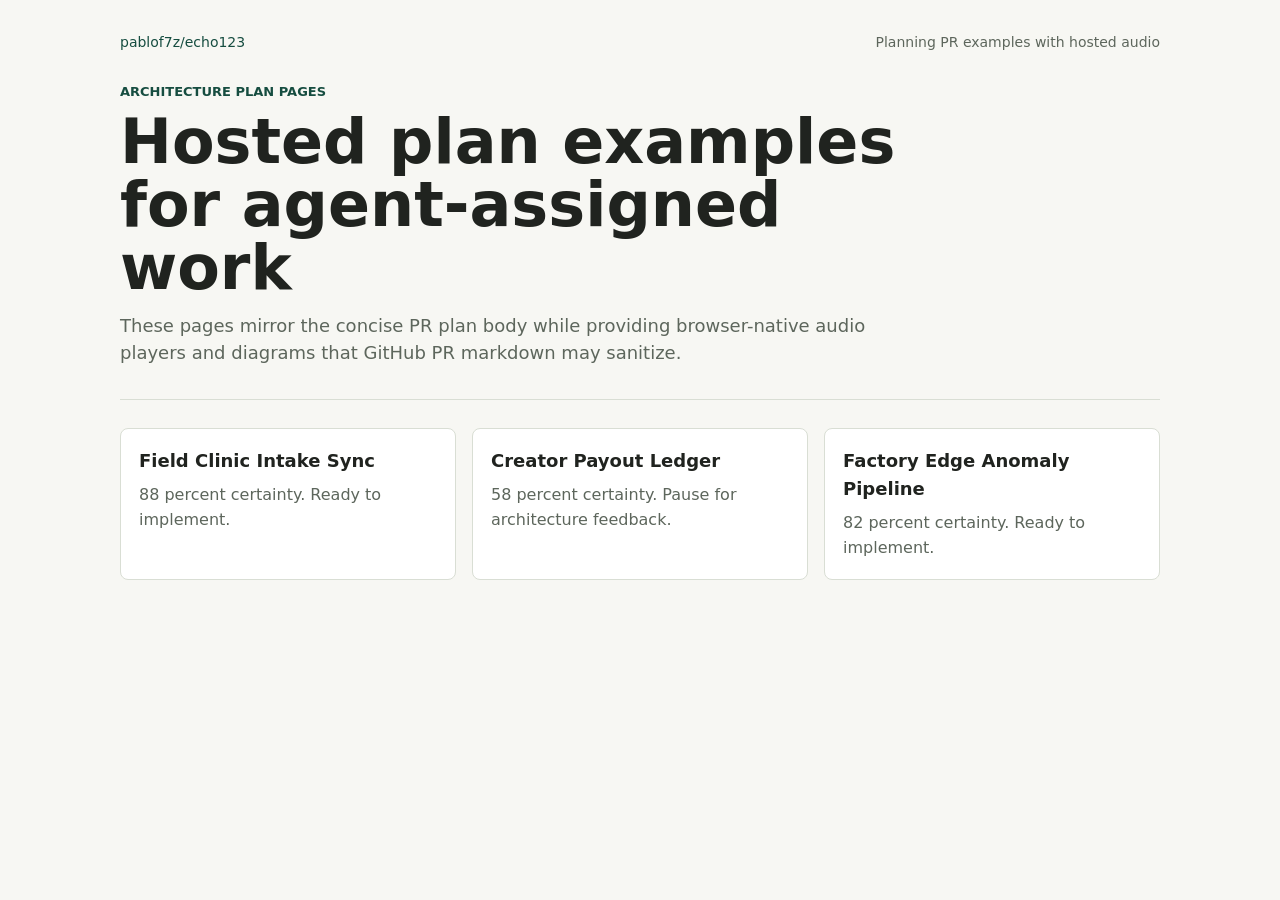
<file: index.html>
<!doctype html>
<html lang="en">
  <head>
    <meta charset="utf-8">
    <meta name="viewport" content="width=device-width, initial-scale=1">
    <title>echo123 Planning Pages</title>
    <link rel="stylesheet" href="assets/style.css">
  </head>
  <body>
    <main class="shell">
      <nav class="topbar">
        <a href="https://github.com/pablof7z/echo123">pablof7z/echo123</a>
        <span>Planning PR examples with hosted audio</span>
      </nav>
      <section class="hero">
        <div class="eyebrow">Architecture plan pages</div>
        <h1>Hosted plan examples for agent-assigned work</h1>
        <p class="summary">
          These pages mirror the concise PR plan body while providing browser-native audio players and diagrams that GitHub PR markdown may sanitize.
        </p>
      </section>
      <section class="plan-list" aria-label="Plans">
        <a href="plans/clinical-intake-sync/">
          <strong>Field Clinic Intake Sync</strong>
          <span>88 percent certainty. Ready to implement.</span>
        </a>
        <a href="plans/creator-payout-ledger/">
          <strong>Creator Payout Ledger</strong>
          <span>58 percent certainty. Pause for architecture feedback.</span>
        </a>
        <a href="plans/factory-edge-anomaly-pipeline/">
          <strong>Factory Edge Anomaly Pipeline</strong>
          <span>82 percent certainty. Ready to implement.</span>
        </a>
      </section>
    </main>
  </body>
</html>
</file>
<file: assets/style.css>
:root {
  color-scheme: light;
  --bg: #f7f7f3;
  --panel: #ffffff;
  --text: #20231f;
  --muted: #5d665c;
  --line: #d9ded4;
  --accent: #1f6f5b;
  --accent-dark: #164d40;
  --warn: #8a4b12;
  --pause: #8f2432;
}

* {
  box-sizing: border-box;
}

body {
  margin: 0;
  background: var(--bg);
  color: var(--text);
  font-family: ui-sans-serif, system-ui, -apple-system, BlinkMacSystemFont, "Segoe UI", sans-serif;
  line-height: 1.55;
}

a {
  color: var(--accent-dark);
}

.shell {
  width: min(1040px, calc(100% - 32px));
  margin: 0 auto;
  padding: 32px 0 56px;
}

.topbar {
  display: flex;
  justify-content: space-between;
  gap: 16px;
  align-items: center;
  margin-bottom: 28px;
  color: var(--muted);
  font-size: 14px;
}

.topbar a {
  text-decoration: none;
}

.hero {
  margin-bottom: 28px;
  padding-bottom: 20px;
  border-bottom: 1px solid var(--line);
}

.eyebrow {
  color: var(--accent-dark);
  font-size: 13px;
  font-weight: 700;
  letter-spacing: 0;
  text-transform: uppercase;
}

h1 {
  max-width: 840px;
  margin: 8px 0 12px;
  font-size: clamp(34px, 6vw, 62px);
  line-height: 1.02;
  letter-spacing: 0;
}

h2 {
  margin: 0 0 12px;
  font-size: 20px;
  letter-spacing: 0;
}

p {
  margin: 0 0 12px;
}

ul {
  margin: 0;
  padding-left: 20px;
}

li + li {
  margin-top: 6px;
}

.summary {
  max-width: 780px;
  color: var(--muted);
  font-size: 18px;
}

.meta {
  display: flex;
  flex-wrap: wrap;
  gap: 8px;
  margin-top: 16px;
}

.pill {
  display: inline-flex;
  align-items: center;
  min-height: 30px;
  padding: 5px 10px;
  border: 1px solid var(--line);
  border-radius: 999px;
  background: #fff;
  color: var(--muted);
  font-size: 13px;
}

.pill.ready {
  border-color: #abd3c5;
  color: var(--accent-dark);
}

.pill.pause {
  border-color: #e3bac0;
  color: var(--pause);
}

.grid {
  display: grid;
  grid-template-columns: minmax(0, 1fr) minmax(280px, 360px);
  gap: 20px;
  align-items: start;
}

.section,
.card {
  background: var(--panel);
  border: 1px solid var(--line);
  border-radius: 8px;
  padding: 18px;
}

.section + .section {
  margin-top: 16px;
}

.card + .card {
  margin-top: 16px;
}

.mermaid {
  overflow-x: auto;
  background: #fbfcfa;
  border: 1px solid var(--line);
  border-radius: 8px;
  padding: 10px;
}

audio {
  width: 100%;
  margin: 4px 0 10px;
}

.links {
  display: grid;
  gap: 8px;
}

.links a {
  display: block;
  padding: 10px 12px;
  border: 1px solid var(--line);
  border-radius: 8px;
  background: #fbfcfa;
  text-decoration: none;
  font-weight: 600;
}

.certainty {
  font-size: 42px;
  line-height: 1;
  font-weight: 800;
  color: var(--accent-dark);
}

.certainty.pause {
  color: var(--pause);
}

.plan-list {
  display: grid;
  grid-template-columns: repeat(auto-fit, minmax(260px, 1fr));
  gap: 16px;
  margin-top: 20px;
}

.plan-list a {
  display: block;
  height: 100%;
  padding: 18px;
  border: 1px solid var(--line);
  border-radius: 8px;
  background: var(--panel);
  text-decoration: none;
}

.plan-list strong {
  display: block;
  margin-bottom: 8px;
  color: var(--text);
  font-size: 18px;
}

.plan-list span {
  color: var(--muted);
}

@media (max-width: 760px) {
  .grid {
    grid-template-columns: 1fr;
  }

  .topbar {
    align-items: flex-start;
    flex-direction: column;
  }
}
</file>
